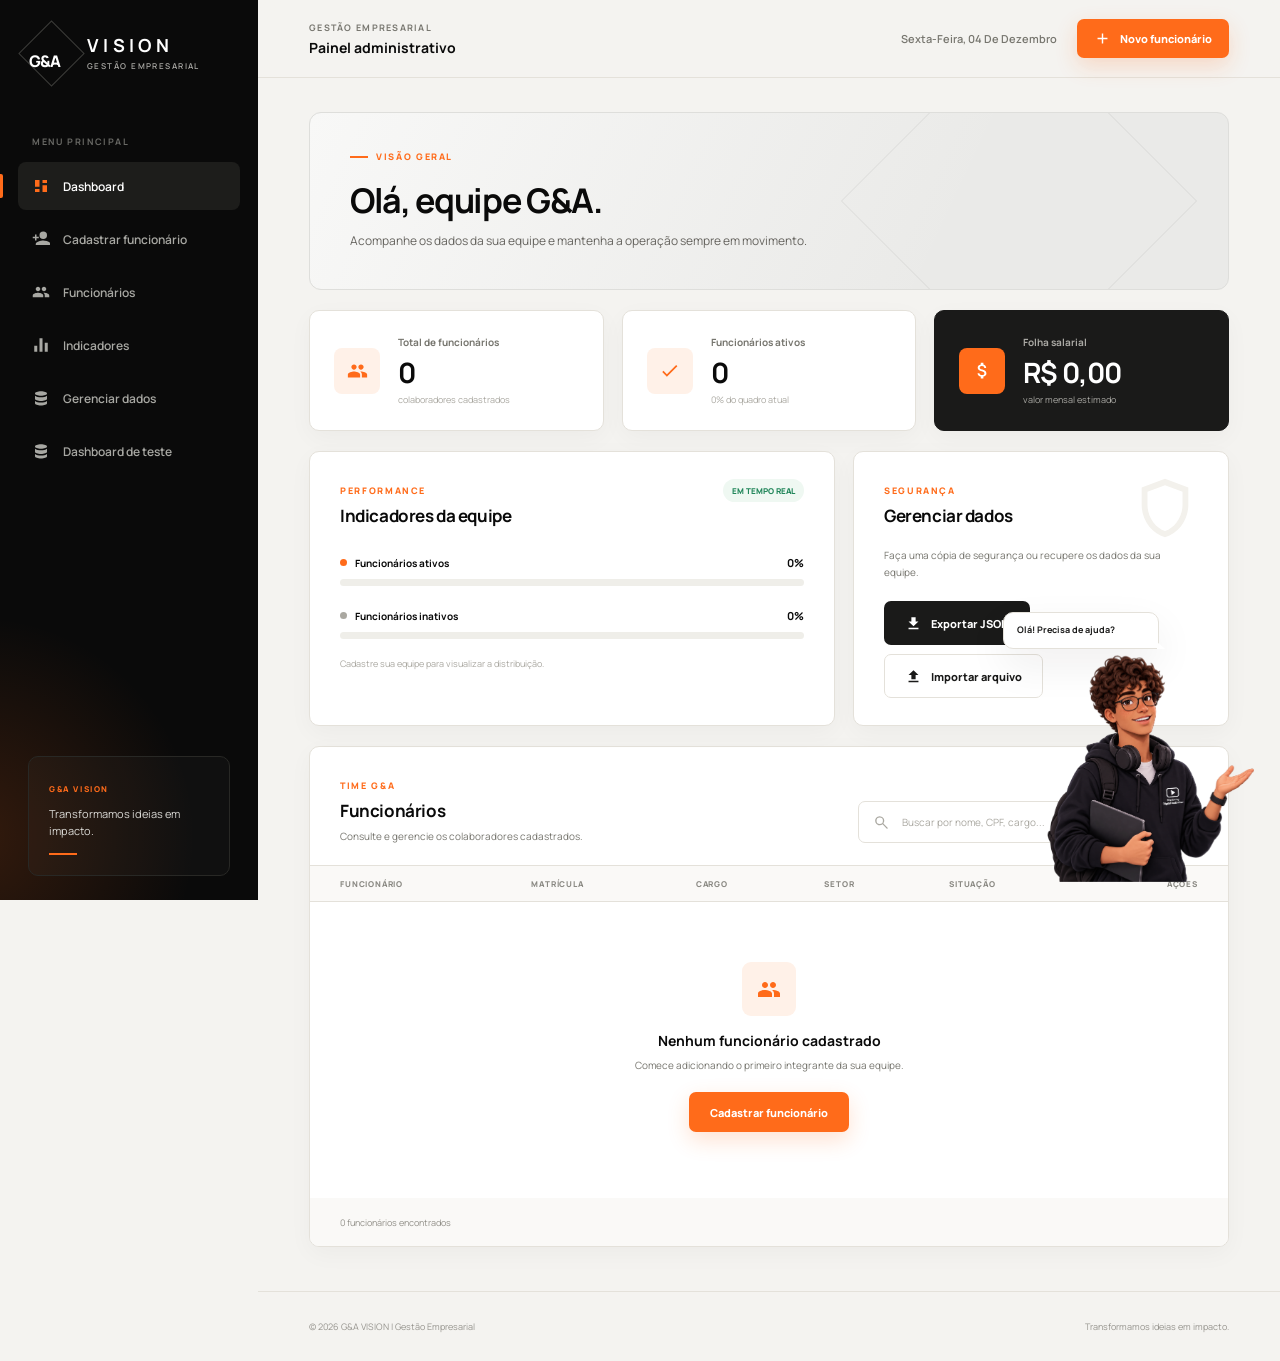
<file: index.html>
<!doctype html>
<html lang="pt-BR">
  <head>
    <meta charset="UTF-8" />
    <meta name="viewport" content="width=device-width, initial-scale=1.0" />
    <meta
      name="description"
      content="G&A VISION | Gestão Empresarial — painel de gestão de colaboradores."
    />
    <title>G&A VISION | Gestão Empresarial</title>
    <link rel="preconnect" href="https://fonts.googleapis.com" />
    <link rel="preconnect" href="https://fonts.gstatic.com" crossorigin />
    <link
      href="https://fonts.googleapis.com/css2?family=Manrope:wght@400;500;600;700;800&display=swap"
      rel="stylesheet"
    />
    <link rel="stylesheet" href="./style.css" />
  </head>
  <body data-page="dashboard">
    <div class="app-shell">
      <aside class="sidebar" id="sidebar" aria-label="Menu principal">
        <a class="brand" href="./index.html" aria-label="G&A Vision - Início">
          <span class="brand-mark" aria-hidden="true">G<span>&</span>A</span>
          <span class="brand-copy">
            <strong>VISION</strong>
            <small>Gestão Empresarial</small>
          </span>
        </a>

        <nav class="side-nav">
          <p class="nav-label">Menu principal</p>
          <a class="nav-item is-active" href="#dashboard" data-nav>
            <svg aria-hidden="true" viewBox="0 0 24 24"><path d="M4 13h6V4H4v9Zm0 7h6v-4H4v4Zm10 0h6v-9h-6v9Zm0-16v4h6V4h-6Z"/></svg>
            <span>Dashboard</span>
          </a>
          <a class="nav-item" href="./cadastro.html">
            <svg aria-hidden="true" viewBox="0 0 24 24"><path d="M15 12a5 5 0 1 0-5-5 5 5 0 0 0 5 5ZM6 9V6H4v3H1v2h3v3h2v-3h3V9H6Zm9 5c-3.34 0-10 1.68-10 5v1h20v-1c0-3.32-6.66-5-10-5Z"/></svg>
            <span>Cadastrar funcionário</span>
          </a>
          <a class="nav-item" href="#funcionarios" data-nav>
            <svg aria-hidden="true" viewBox="0 0 24 24"><path d="M16 11c1.66 0 2.99-1.34 2.99-3S17.66 5 16 5s-3 1.34-3 3 1.34 3 3 3Zm-8 0c1.66 0 2.99-1.34 2.99-3S9.66 5 8 5 5 6.34 5 8s1.34 3 3 3Zm0 2c-2.33 0-7 1.17-7 3.5V19h14v-2.5C15 14.17 10.33 13 8 13Zm8 0c-.29 0-.62.02-.97.05 1.16.84 1.97 1.97 1.97 3.45V19h6v-2.5c0-2.33-4.67-3.5-7-3.5Z"/></svg>
            <span>Funcionários</span>
          </a>
          <a class="nav-item" href="#indicadores" data-nav>
            <svg aria-hidden="true" viewBox="0 0 24 24"><path d="M3 13h4v8H3v-8Zm7-10h4v18h-4V3Zm7 6h4v12h-4V9Z"/></svg>
            <span>Indicadores</span>
          </a>
          <a class="nav-item" href="#dados" data-nav>
            <svg aria-hidden="true" viewBox="0 0 24 24"><path d="M12 3C7.58 3 4 4.34 4 6s3.58 3 8 3 8-1.34 8-3-3.58-3-8-3ZM4 9v4c0 1.66 3.58 3 8 3s8-1.34 8-3V9c-1.72 1.35-4.87 2-8 2s-6.28-.65-8-2Zm0 7v3c0 1.66 3.58 3 8 3s8-1.34 8-3v-3c-1.72 1.35-4.87 2-8 2s-6.28-.65-8-2Z"/></svg>
            <span>Gerenciar dados</span>
          </a>
          <a class="nav-item" href="dashboard.html" data-nav>
            <svg aria-hidden="true" viewBox="0 0 24 24"><path d="M12 3C7.58 3 4 4.34 4 6s3.58 3 8 3 8-1.34 8-3-3.58-3-8-3ZM4 9v4c0 1.66 3.58 3 8 3s8-1.34 8-3V9c-1.72 1.35-4.87 2-8 2s-6.28-.65-8-2Zm0 7v3c0 1.66 3.58 3 8 3s8-1.34 8-3v-3c-1.72 1.35-4.87 2-8 2s-6.28-.65-8-2Z"/></svg>
            <span>Dashboard de teste</span>
          </a>
        </nav>

        <div class="sidebar-note">
          <span class="note-kicker">G&A VISION</span>
          <p>Transformamos ideias em impacto.</p>
          <span class="note-line"></span>
        </div>
      </aside>

      <div class="page-frame">
        <header class="topbar">
          <button class="icon-button menu-button" id="menuButton" type="button" aria-label="Abrir menu" aria-expanded="false">
            <svg aria-hidden="true" viewBox="0 0 24 24"><path d="M3 6h18v2H3V6Zm0 5h18v2H3v-2Zm0 5h18v2H3v-2Z"/></svg>
          </button>
          <div class="topbar-title">
            <span>Gestão Empresarial</span>
            <strong>Painel administrativo</strong>
          </div>
          <div class="topbar-actions">
            <span class="date-chip" id="currentDate"></span>
            <a class="button button-primary button-compact" href="./cadastro.html">
              <svg aria-hidden="true" viewBox="0 0 24 24"><path d="M11 5h2v6h6v2h-6v6h-2v-6H5v-2h6V5Z"/></svg>
              Novo funcionário
            </a>
          </div>
        </header>

        <main>
          <section class="hero-panel section-anchor" id="dashboard">
            <div>
              <span class="eyebrow"><i></i> Visão geral</span>
              <h1>Olá, equipe G&A.</h1>
              <p>Acompanhe os dados da sua equipe e mantenha a operação sempre em movimento.</p>
            </div>
            <div class="hero-monogram" aria-hidden="true">V</div>
          </section>

          <section class="metrics-grid" aria-label="Resumo da equipe">
            <article class="metric-card">
              <div class="metric-icon">
                <svg aria-hidden="true" viewBox="0 0 24 24"><path d="M16 11c1.66 0 3-1.34 3-3s-1.34-3-3-3-3 1.34-3 3 1.34 3 3 3ZM8 11c1.66 0 3-1.34 3-3S9.66 5 8 5 5 6.34 5 8s1.34 3 3 3Zm0 2c-2.33 0-7 1.17-7 3.5V20h14v-3.5C15 14.17 10.33 13 8 13Zm8 0c-.29 0-.62.02-.97.05 1.19.86 1.97 2.02 1.97 3.45V20h6v-3.5c0-2.33-4.67-3.5-7-3.5Z"/></svg>
              </div>
              <div class="metric-copy">
                <span>Total de funcionários</span>
                <strong id="totalEmployees">0</strong>
                <small>colaboradores cadastrados</small>
              </div>
            </article>
            <article class="metric-card">
              <div class="metric-icon">
                <svg aria-hidden="true" viewBox="0 0 24 24"><path d="m9 16.17-3.88-3.88L3.7 13.7 9 19l12-12-1.41-1.41L9 16.17Z"/></svg>
              </div>
              <div class="metric-copy">
                <span>Funcionários ativos</span>
                <strong id="activeEmployees">0</strong>
                <small id="activeSummary">0% do quadro atual</small>
              </div>
            </article>
            <article class="metric-card metric-card-accent">
              <div class="metric-icon">
                <svg aria-hidden="true" viewBox="0 0 24 24"><path d="M11.8 10.9c-2.27-.59-3-1.2-3-2.15 0-1.09 1.01-1.85 2.7-1.85 1.78 0 2.44.85 2.5 2.1h2.21c-.07-1.72-1.12-3.3-3.21-3.81V3h-3v2.16c-1.94.42-3.5 1.68-3.5 3.61 0 2.31 1.91 3.46 4.7 4.13 2.5.6 3 1.48 3 2.41 0 .69-.49 1.79-2.7 1.79-2.06 0-2.87-.92-2.98-2.1H6.32c.12 2.19 1.76 3.42 3.68 3.83V21h3v-2.15c1.95-.37 3.5-1.5 3.5-3.55 0-2.84-2.43-3.81-4.7-4.4Z"/></svg>
              </div>
              <div class="metric-copy">
                <span>Folha salarial</span>
                <strong id="payroll">R$ 2500,00</strong>
                <small>valor mensal estimado</small>
              </div>
            </article>
          </section>

          <div class="dashboard-grid">
            <section class="panel indicator-panel section-anchor" id="indicadores">
              <div class="panel-heading">
                <div>
                  <span class="section-kicker">Performance</span>
                  <h2>Indicadores da equipe</h2>
                </div>
                <span class="status-chip">Em tempo real</span>
              </div>
              <div class="indicator-list">
                <div class="indicator">
                  <div class="indicator-meta">
                    <span><i class="dot dot-active"></i> Funcionários ativos</span>
                    <strong id="activePercent">0%</strong>
                  </div>
                  <div class="progress-track"><span class="progress-active" id="activeBar"></span></div>
                </div>
                <div class="indicator">
                  <div class="indicator-meta">
                    <span><i class="dot dot-inactive"></i> Funcionários inativos</span>
                    <strong id="inactivePercent">0%</strong>
                  </div>
                  <div class="progress-track"><span class="progress-inactive" id="inactiveBar"></span></div>
                </div>
              </div>
              <p class="indicator-footnote" id="indicatorFootnote">Cadastre sua equipe para visualizar a distribuição.</p>
            </section>

            <section class="panel data-panel section-anchor" id="dados">
              <div class="panel-heading">
                <div>
                  <span class="section-kicker">Segurança</span>
                  <h2>Gerenciar dados</h2>
                </div>
                <svg class="panel-watermark" aria-hidden="true" viewBox="0 0 24 24"><path d="M12 2 4 5v6c0 5.05 3.41 9.74 8 11 4.59-1.26 8-5.95 8-11V5l-8-3Zm0 2.18 6 2.25V11c0 3.91-2.52 7.74-6 8.92C8.52 18.74 6 14.91 6 11V6.43l6-2.25Z"/></svg>
              </div>
              <p>Faça uma cópia de segurança ou recupere os dados da sua equipe.</p>
              <div class="data-actions">
                <button class="button button-secondary" id="exportButton" type="button">
                  <svg aria-hidden="true" viewBox="0 0 24 24"><path d="M5 20h14v-2H5v2ZM19 9h-4V3H9v6H5l7 7 7-7Z"/></svg>
                  Exportar JSON
                </button>
                <button class="button button-ghost" id="importButton" type="button">
                  <svg aria-hidden="true" viewBox="0 0 24 24"><path d="M9 16h6v-6h4l-7-7-7 7h4v6Zm-4 2h14v2H5v-2Z"/></svg>
                  Importar arquivo
                </button>
                <input id="importInput" type="file" accept=".json,application/json" hidden />
              </div>
            </section>
          </div>

          <section class="panel employees-panel section-anchor" id="funcionarios">
            <div class="employees-heading">
              <div>
                <span class="section-kicker">Time G&A</span>
                <h2>Funcionários</h2>
                <p>Consulte e gerencie os colaboradores cadastrados.</p>
              </div>
              <label class="search-field">
                <svg aria-hidden="true" viewBox="0 0 24 24"><path d="M9.5 3a6.5 6.5 0 1 0 3.98 11.64L19.85 21 21 19.85l-6.36-6.37A6.5 6.5 0 0 0 9.5 3Zm0 2a4.5 4.5 0 1 1 0 9 4.5 4.5 0 0 1 0-9Z"/></svg>
                <span class="sr-only">Pesquisar funcionários</span>
                <input id="searchInput" type="search" placeholder="Buscar por nome, CPF, cargo..." autocomplete="off" />
              </label>
            </div>

            <div class="table-wrap">
              <table>
                <thead>
                  <tr>
                    <th>Funcionário</th>
                    <th>Matrícula</th>
                    <th>Cargo</th>
                    <th>Setor</th>
                    <th>Situação</th>
                    <th class="actions-column">Ações</th>
                  </tr>
                </thead>
                <tbody id="employeesTableBody"></tbody>
              </table>
              <div class="empty-state" id="emptyState">
                <div class="empty-icon">
                  <svg aria-hidden="true" viewBox="0 0 24 24"><path d="M16 11c1.66 0 3-1.34 3-3s-1.34-3-3-3-3 1.34-3 3 1.34 3 3 3ZM8 11c1.66 0 3-1.34 3-3S9.66 5 8 5 5 6.34 5 8s1.34 3 3 3Zm0 2c-2.33 0-7 1.17-7 3.5V20h14v-3.5C15 14.17 10.33 13 8 13Zm8 0c-.29 0-.62.02-.97.05 1.19.86 1.97 2.02 1.97 3.45V20h6v-3.5c0-2.33-4.67-3.5-7-3.5Z"/></svg>
                </div>
                <h3>Nenhum funcionário cadastrado</h3>
                <p>Comece adicionando o primeiro integrante da sua equipe.</p>
                <a class="button button-primary" href="./cadastro.html">Cadastrar funcionário</a>
              </div>
            </div>
            <div class="table-footer">
              <span id="tableCount">0 funcionários</span>
            </div>
          </section>
        </main>

        <footer>
          <span>© <span id="currentYear"></span> G&A VISION | Gestão Empresarial</span>
          <span>Transformamos ideias em impacto.</span>
        </footer>
      </div>
    </div>

    <div class="sidebar-overlay" id="sidebarOverlay"></div>

    <aside class="ana-guide" id="anaGuide" aria-label="Caio, assistente virtual">
      <div class="ana-panel" id="anaPanel" hidden>
        <div class="ana-panel-header">
          <div>
            <span class="ana-online"></span>
            <p><strong>Caio</strong><small>Guia da G&A VISION</small></p>
          </div>
          <button class="ana-close" id="anaClose" type="button" aria-label="Fechar orientação">
            <svg aria-hidden="true" viewBox="0 0 24 24"><path d="m18.3 5.71-1.41-1.42L12 9.17 7.11 4.29 5.7 5.71 10.59 10.59 5.7 15.48l1.41 1.41L12 12l4.89 4.89 1.41-1.41-4.89-4.89 4.89-4.88Z"/></svg>
          </button>
        </div>
        <div class="ana-panel-body">
          <span class="ana-kicker">Como posso ajudar?</span>
          <p id="anaMessage">Olá! Eu sou o Caio. Posso guiar você pelas principais áreas do sistema.</p>
          <nav class="ana-shortcuts" aria-label="Atalhos sugeridos pelo Caio">
            <a href="./cadastro.html">
              <svg aria-hidden="true" viewBox="0 0 24 24"><path d="M11 5h2v6h6v2h-6v6h-2v-6H5v-2h6V5Z"/></svg>
              Cadastrar funcionário
            </a>
            <a href="#funcionarios" data-ana-link>Consultar equipe</a>
            <a href="#dados" data-ana-link>Importar ou exportar dados</a>
          </nav>
        </div>
      </div>
      <button class="ana-character" id="anaToggle" type="button" aria-label="Conversar com Caio" aria-expanded="false">
        <span class="ana-speech" id="anaSpeech">Olá! Precisa de ajuda?</span>
        <span class="ana-portrait">
          <img src="caio.png" alt="Caio, guia virtual da G&A VISION" />
        </span>
      </button>
    </aside>

    <div class="modal-backdrop" id="deleteModal" role="dialog" aria-modal="true" aria-labelledby="deleteTitle" hidden>
      <div class="modal">
        <div class="modal-icon">
          <svg aria-hidden="true" viewBox="0 0 24 24"><path d="M7 21h10a2 2 0 0 0 2-2V7h-2v12H7V7H5v12a2 2 0 0 0 2 2Zm3-12h2v8h-2V9Zm4 0h2v8h-2V9Zm2.5-5-1-1h-7l-1 1H5v2h14V4h-2.5Z"/></svg>
        </div>
        <h2 id="deleteTitle">Excluir funcionário?</h2>
        <p>Você está prestes a remover <strong id="deleteEmployeeName"></strong>. Esta ação não poderá ser desfeita.</p>
        <div class="modal-actions">
          <button class="button button-ghost" id="cancelDelete" type="button">Cancelar</button>
          <button class="button button-danger" id="confirmDelete" type="button">Sim, excluir</button>
        </div>
      </div>
    </div>

    <div class="toast" id="toast" role="status" aria-live="polite"></div>
    <script type="module" src="./script.js"></script>
  </body>
</html>
</file>
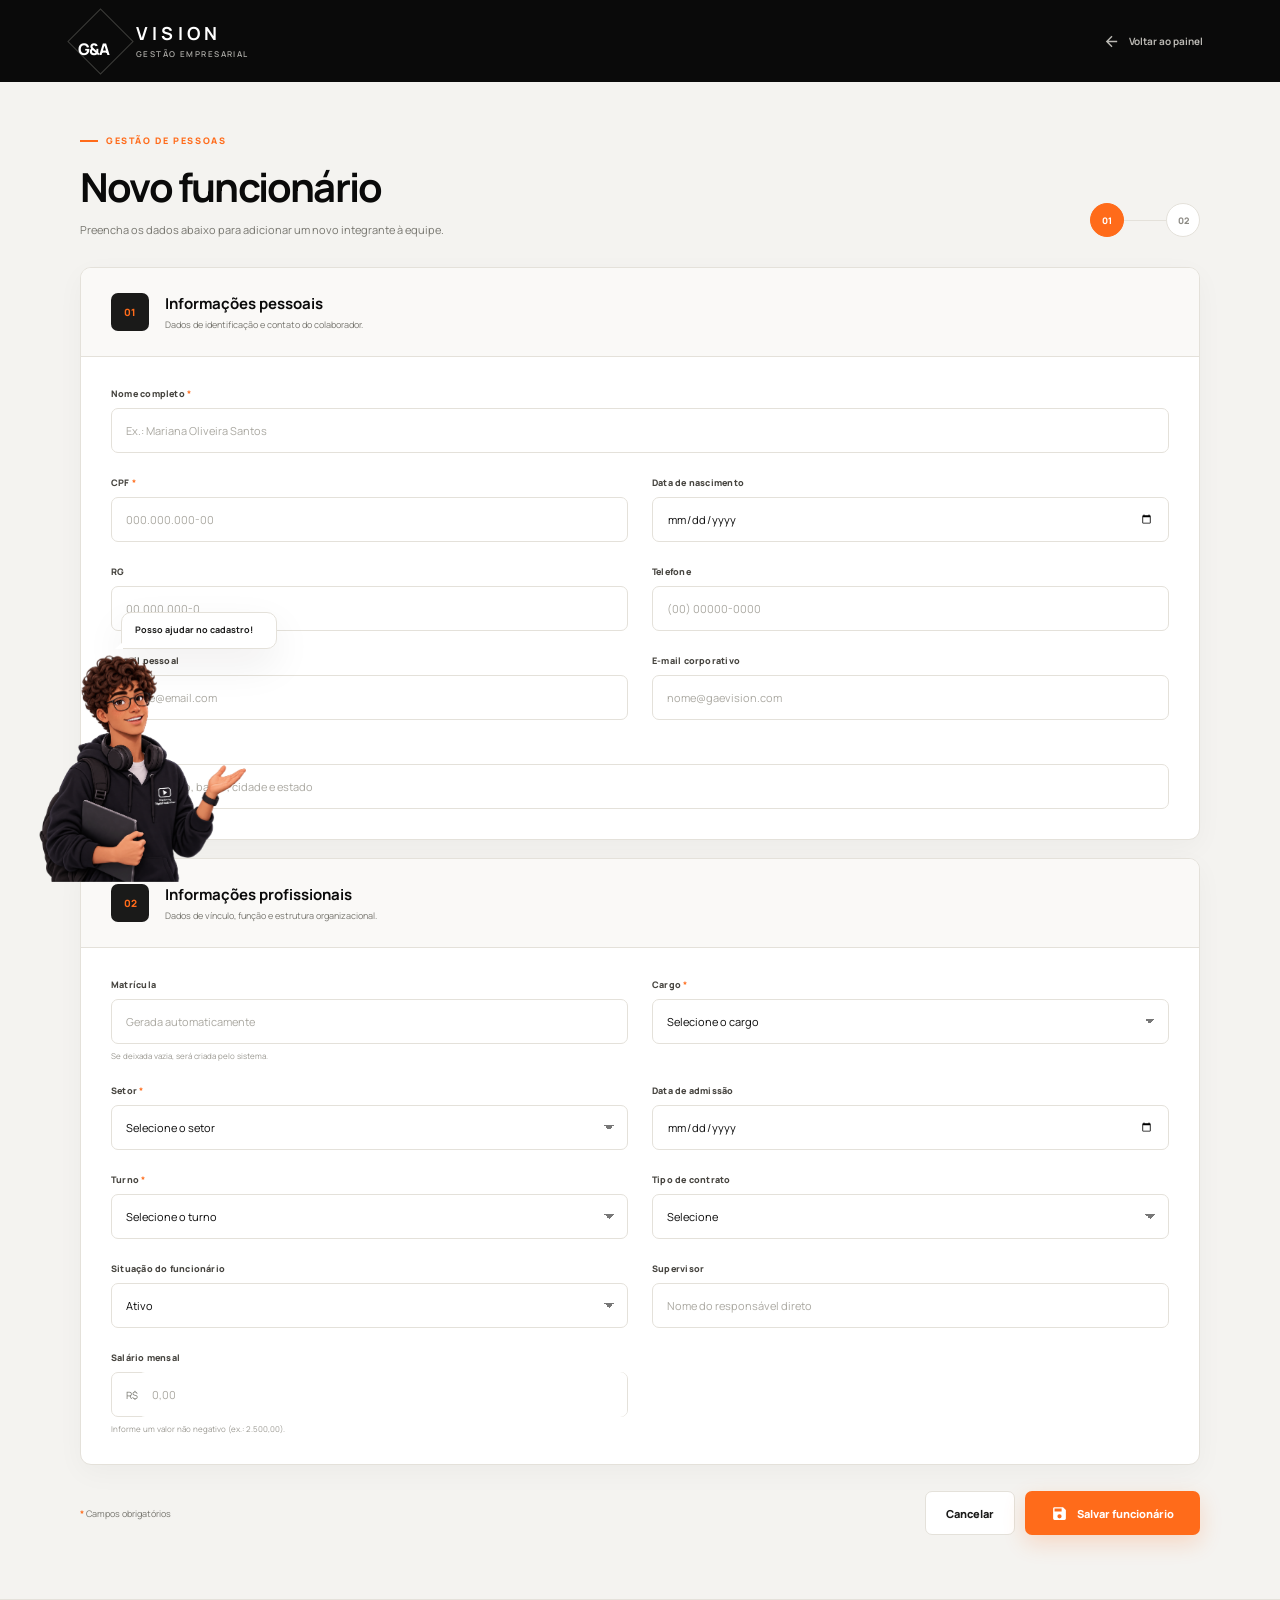
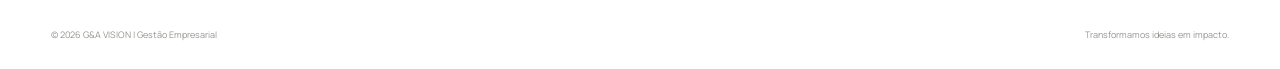
<file: cadastro.html>
<!doctype html>
<html lang="pt-BR">
  <head>
    <meta charset="UTF-8" />
    <meta name="viewport" content="width=device-width, initial-scale=1.0" />
    <meta name="description" content="Cadastro de funcionários — G&A VISION Gestão Empresarial." />
    <title>Cadastro de funcionário | G&A VISION</title>
    <link rel="preconnect" href="https://fonts.googleapis.com" />
    <link rel="preconnect" href="https://fonts.gstatic.com" crossorigin />
    <link
      href="https://fonts.googleapis.com/css2?family=Manrope:wght@400;500;600;700;800&display=swap"
      rel="stylesheet"
    />
    <link rel="stylesheet" href="./style.css" />
  </head>
  <body data-page="form">
    <header class="form-topbar">
      <a class="brand brand-horizontal" href="./index.html" aria-label="G&A Vision - Início">
        <span class="brand-mark" aria-hidden="true">G<span>&</span>A</span>
        <span class="brand-copy">
          <strong>VISION</strong>
          <small>Gestão Empresarial</small>
        </span>
      </a>
      <a class="back-link" href="./index.html">
        <svg aria-hidden="true" viewBox="0 0 24 24"><path d="m20 11H7.83l5.59-5.59L12 4l-8 8 8 8 1.42-1.41L7.83 13H20v-2Z"/></svg>
        Voltar ao painel
      </a>
    </header>

    <main class="form-page">
      <section class="form-intro">
        <div>
          <span class="eyebrow"><i></i> Gestão de pessoas</span>
          <h1 id="formPageTitle">Novo funcionário</h1>
          <p id="formPageDescription">Preencha os dados abaixo para adicionar um novo integrante à equipe.</p>
        </div>
        <div class="step-indicator" aria-label="Formulário dividido em duas seções">
          <span class="step is-active">01</span>
          <i></i>
          <span class="step">02</span>
        </div>
      </section>

      <form id="employeeForm" novalidate>
        <section class="form-section">
          <div class="form-section-heading">
            <span class="section-number">01</span>
            <div>
              <h2>Informações pessoais</h2>
              <p>Dados de identificação e contato do colaborador.</p>
            </div>
          </div>
          <div class="form-grid">
            <label class="field field-span-2">
              <span>Nome completo <b>*</b></span>
              <input type="text" name="name" placeholder="Ex.: Mariana Oliveira Santos" autocomplete="name" required />
              <small class="field-error"></small>
            </label>
            <label class="field">
              <span>CPF <b>*</b></span>
              <input type="text" name="cpf" placeholder="000.000.000-00" inputmode="numeric" maxlength="14" required />
              <small class="field-error"></small>
            </label>
            <label class="field">
              <span>Data de nascimento</span>
              <input type="date" name="birthDate" />
              <small class="field-error"></small>
            </label>
            <label class="field">
              <span>RG</span>
              <input type="text" name="rg" placeholder="00.000.000-0" />
              <small class="field-error"></small>
            </label>
            <label class="field">
              <span>Telefone</span>
              <input type="tel" name="phone" placeholder="(00) 00000-0000" inputmode="tel" maxlength="15" autocomplete="tel" />
              <small class="field-error"></small>
            </label>
            <label class="field">
              <span>E-mail pessoal</span>
              <input type="email" name="personalEmail" placeholder="nome@email.com" autocomplete="email" />
              <small class="field-error"></small>
            </label>
            <label class="field">
              <span>E-mail corporativo</span>
              <input type="email" name="corporateEmail" placeholder="nome@gaevision.com" />
              <small class="field-error"></small>
            </label>
            <label class="field field-span-2">
              <span>Endereço</span>
              <input type="text" name="address" placeholder="Rua, número, bairro, cidade e estado" autocomplete="street-address" />
              <small class="field-error"></small>
            </label>
          </div>
        </section>

        <section class="form-section">
          <div class="form-section-heading">
            <span class="section-number">02</span>
            <div>
              <h2>Informações profissionais</h2>
              <p>Dados de vínculo, função e estrutura organizacional.</p>
            </div>
          </div>
          <div class="form-grid">
            <label class="field">
              <span>Matrícula</span>
              <input type="text" name="registration" placeholder="Gerada automaticamente" />
              <small class="field-hint">Se deixada vazia, será criada pelo sistema.</small>
              <small class="field-error"></small>
            </label>
            <label class="field">
              <span>Cargo <b>*</b></span>
              <select name="role" required>
                <option value="">Selecione o cargo</option>
                <option>Atendimento</option>
                <option>Designer gráfico</option>
                <option>Editor de vídeo</option>
                <option>Gestor de tráfego</option>
                <option>Produtor audiovisual</option>
                <option>Social media</option>
              </select>
              <small class="field-error"></small>
            </label>
            <label class="field">
              <span>Setor <b>*</b></span>
              <select name="department" required>
                <option value="">Selecione o setor</option>
                <option>Administrativo</option>
                <option>Atendimento</option>
                <option>Comercial</option>
                <option>Criação</option>
                <option>Marketing</option>
                <option>Mídia e Performance</option>
                <option>Produção Audiovisual</option>
                <option>Tecnologia</option>
              </select>
              <small class="field-error"></small>
            </label>
            <label class="field">
              <span>Data de admissão</span>
              <input type="date" name="admissionDate" />
              <small class="field-error"></small>
            </label>
            <label class="field">
              <span>Turno <b>*</b></span>
              <select name="shift" required>
                <option value="">Selecione o turno</option>
                <option>Manhã</option>
                <option>Tarde</option>
                <option>Noite</option>
              </select>
              <small class="field-error"></small>
            </label>
            <label class="field">
              <span>Tipo de contrato</span>
              <select name="contractType">
                <option value="">Selecione</option>
                <option>CLT</option>
                <option>Pessoa Jurídica (PJ)</option>
                <option>Estágio</option>
                <option>Temporário</option>
                <option>Freelancer</option>
              </select>
              <small class="field-error"></small>
            </label>
            <label class="field">
              <span>Situação do funcionário</span>
              <select name="status">
                <option value="Ativo">Ativo</option>
                <option value="Inativo">Inativo</option>
              </select>
              <small class="field-error"></small>
            </label>
            <label class="field">
              <span>Supervisor</span>
              <input type="text" name="supervisor" placeholder="Nome do responsável direto" />
              <small class="field-error"></small>
            </label>
            <label class="field">
              <span>Salário mensal</span>
              <div class="input-prefix">
                <span>R$</span>
                <input type="text" name="salary" placeholder="0,00" inputmode="decimal" autocomplete="off" />
              </div>
              <small class="field-hint">Informe um valor não negativo (ex.: 2.500,00).</small>
              <small class="field-error"></small>
            </label>
          </div>
        </section>

        <div class="form-actions">
          <p><b>*</b> Campos obrigatórios</p>
          <div>
            <a class="button button-ghost" href="./index.html">Cancelar</a>
            <button class="button button-primary button-submit" type="submit">
              <svg aria-hidden="true" viewBox="0 0 24 24"><path d="M17 3H5a2 2 0 0 0-2 2v14a2 2 0 0 0 2 2h14a2 2 0 0 0 2-2V7l-4-4Zm-5 16a3 3 0 1 1 0-6 3 3 0 0 1 0 6Zm3-10H5V5h10v4Z"/></svg>
              <span id="submitLabel">Salvar funcionário</span>
            </button>
          </div>
        </div>
      </form>
    </main>

    <footer class="form-footer">
      <span>© <span id="currentYear"></span> G&A VISION | Gestão Empresarial</span>
      <span>Transformamos ideias em impacto.</span>
    </footer>
    <aside class="ana-guide" id="anaGuide" aria-label="Caio, assistente virtual">
      <div class="ana-panel" id="anaPanel" hidden>
        <div class="ana-panel-header">
          <div>
            <span class="ana-online"></span>
            <p><strong>Caio</strong><small>Guia da G&A VISION</small></p>
          </div>
          <button class="ana-close" id="anaClose" type="button" aria-label="Fechar orientação">
            <svg aria-hidden="true" viewBox="0 0 24 24"><path d="m18.3 5.71-1.41-1.42L12 9.17 7.11 4.29 5.7 5.71 10.59 10.59 5.7 15.48l1.41 1.41L12 12l4.89 4.89 1.41-1.41-4.89-4.89 4.89-4.88Z"/></svg>
          </button>
        </div>
        <div class="ana-panel-body">
          <span class="ana-kicker">Dica do Caio</span>
          <p id="anaMessage">Vamos cadastrar um novo talento? Comece pelos campos marcados com asterisco.</p>
          <div class="ana-progress-label"><span>Preenchimento obrigatório</span><strong id="anaProgressValue">0%</strong></div>
          <div class="ana-progress"><span id="anaProgressBar"></span></div>
          <a class="ana-back-link" href="./index.html">Voltar ao painel</a>
        </div>
      </div>
      <button class="ana-character" id="anaToggle" type="button" aria-label="Conversar com Caio" aria-expanded="false">
        <span class="ana-speech" id="anaSpeech">Posso ajudar no cadastro!</span>
        <span class="ana-portrait">
          <img src="caio.png" alt="Caio, guia virtual da G&A VISION" />
        </span>
      </button>
    </aside>
    <div class="toast" id="toast" role="status" aria-live="polite"></div>
    <script type="module" src="./script.js"></script>
  </body>
</html>
</file>
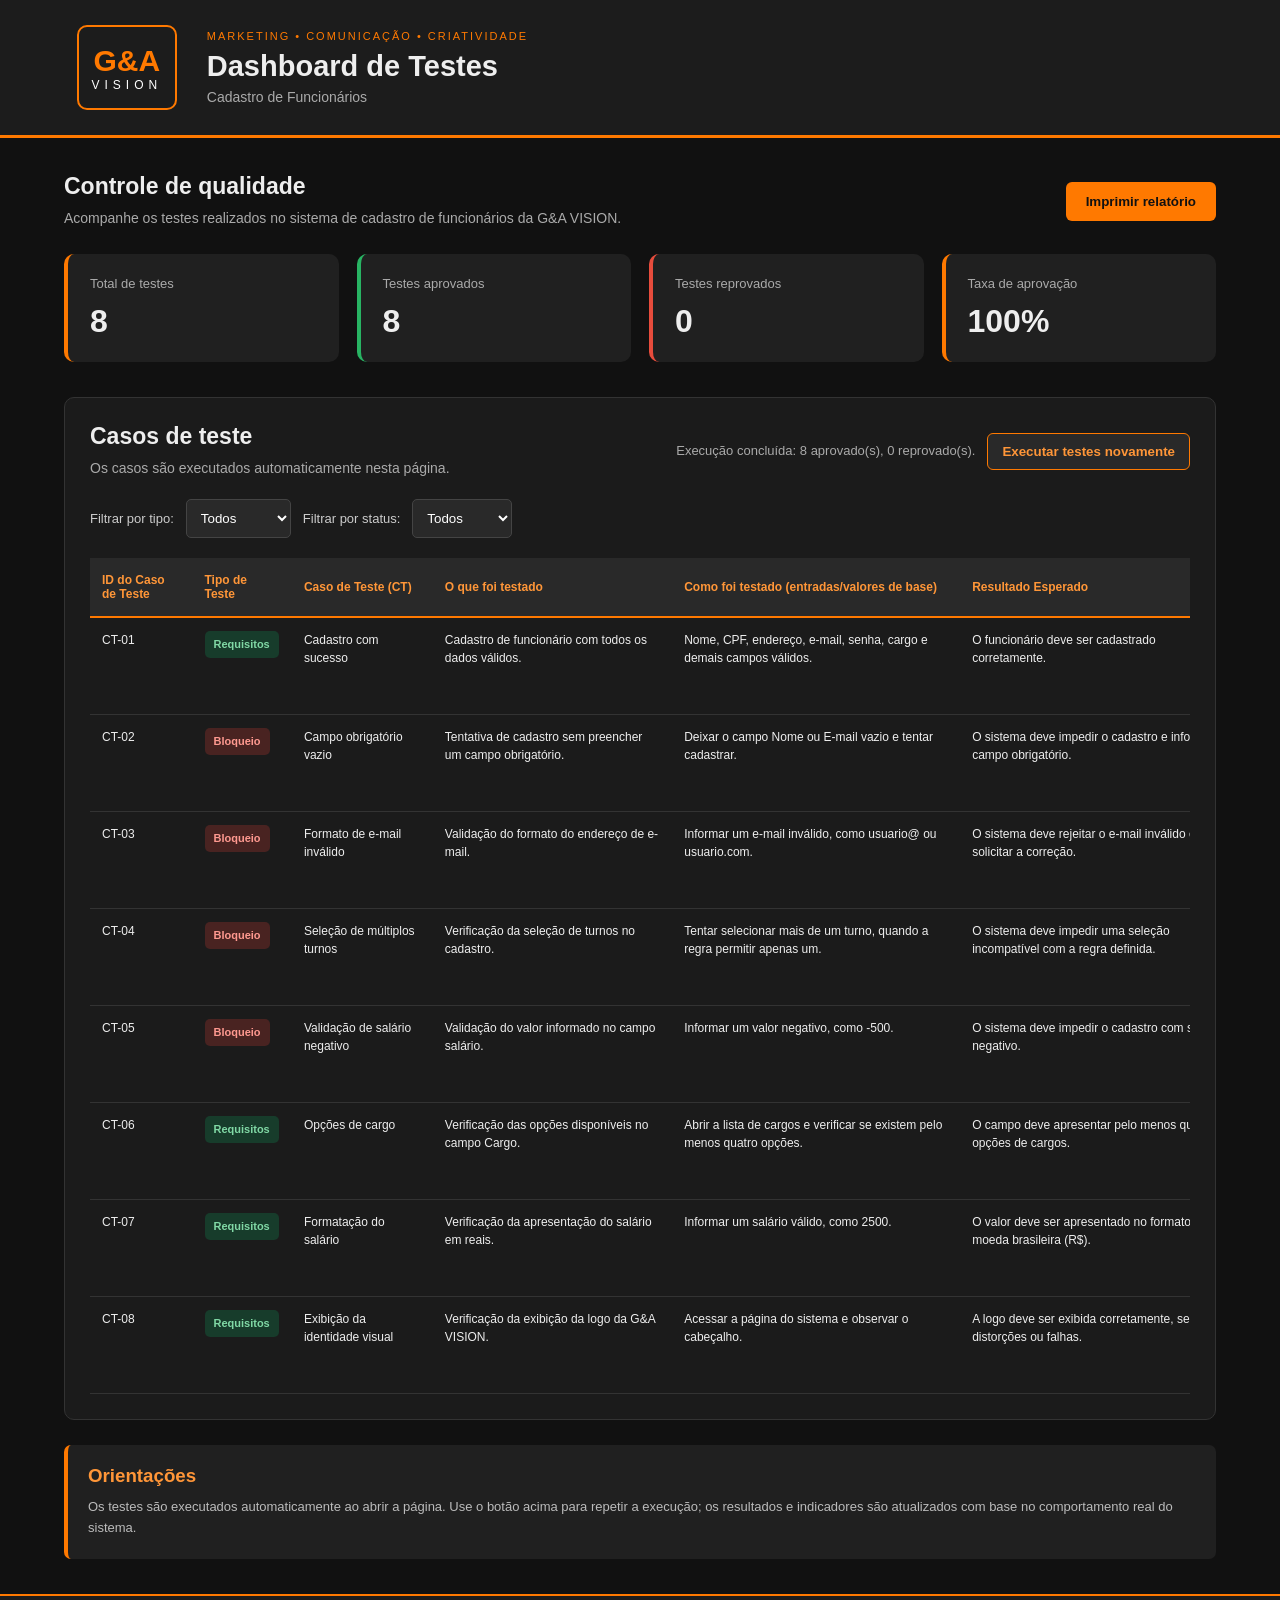
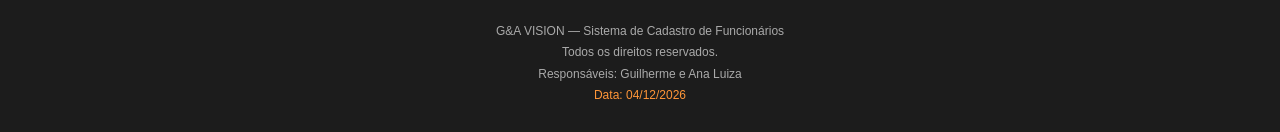
<file: dashboard.html>
<!DOCTYPE html>
<html lang="pt-BR">
<head>
    <meta charset="UTF-8">
    <meta name="viewport" content="width=device-width, initial-scale=1.0">
    <meta name="description" content="Dashboard de testes do sistema G&A VISION">
    <title>Dashboard de Testes | G&A ISION</title>
    <link rel="stylesheet" href="dashboard.css">
    <script src="dashboard.js" defer></script>
</head>
<body>

    <header class="topo">
        <div class="logo">
            <span>G&A</span>
            <small>VISION</small>
        </div>

        <div class="identificacao">
            <p>MARKETING • COMUNICAÇÃO • CRIATIVIDADE</p>
            <h1>Dashboard de Testes</h1>
            <span>Cadastro de Funcionários</span>
        </div>
    </header>

    <main class="container">

        <section class="introducao">
            <div>
                <h2>Controle de qualidade</h2>
                <p>
                    Acompanhe os testes realizados no sistema de cadastro
                    de funcionários da G&A VISION.
                </p>
            </div>

            <button class="botao-imprimir" onclick="window.print()">
                Imprimir relatório
            </button>
        </section>

        <section class="resumo">
            <article class="card-resumo">
                <span>Total de testes</span>
                <strong id="totalTestes">8</strong>
            </article>

            <article class="card-resumo passou">
                <span>Testes aprovados</span>
                <strong id="totalPassou">0</strong>
            </article>

            <article class="card-resumo falhou">
                <span>Testes reprovados</span>
                <strong id="totalFalhou">0</strong>
            </article>

            <article class="card-resumo percentual">
                <span>Taxa de aprovação</span>
                <strong id="percentual">0%</strong>
            </article>
        </section>

        <section class="area-testes">
            <div class="titulo-tabela">
                <div>
                    <h2>Casos de teste</h2>
                    <p>Os casos são executados automaticamente nesta página.</p>
                </div>
                <div class="acoes-testes">
                    <p id="estadoExecucao" aria-live="polite">Preparando testes...</p>
                    <button class="botao-executar" id="executarTestes" type="button">
                        Executar testes novamente
                    </button>
                </div>
            </div>

            <div class="filtros">
                <label for="filtroTipo">Filtrar por tipo:</label>
                <select id="filtroTipo">
                    <option value="todos">Todos</option>
                    <option value="Requisitos">Requisitos</option>
                    <option value="Bloqueio">Bloqueio</option>
                </select>

                <label for="filtroStatus">Filtrar por status:</label>
                <select id="filtroStatus">
                    <option value="todos">Todos</option>
                    <option value="PENDENTE">Pendente</option>
                    <option value="PASSOU">Passou</option>
                    <option value="FALHOU">Falhou</option>
                </select>
            </div>

            <div class="tabela-container">
                <table>
                    <thead>
                        <tr>
                            <th>ID do Caso de Teste</th>
                            <th>Tipo de Teste</th>
                            <th>Caso de Teste (CT)</th>
                            <th>O que foi testado</th>
                            <th>Como foi testado (entradas/valores de base)</th>
                            <th>Resultado Esperado</th>
                            <th>Resultado Obtido</th>
                            <th>Status do Teste</th>
                        </tr>
                    </thead>

                    <tbody id="corpoTabela">

                        <tr data-tipo="Requisitos">
                            <td>CT-01</td>
                            <td><span class="tipo requisito">Requisitos</span></td>
                            <td>Cadastro com sucesso</td>
                            <td>Cadastro de funcionário com todos os dados válidos.</td>
                            <td>Nome, CPF, endereço, e-mail, senha, cargo e demais campos válidos.</td>
                            <td>O funcionário deve ser cadastrado corretamente.</td>
                            <td><textarea class="resultado" placeholder="Aguardando execução..." readonly></textarea></td>
                            <td>
                                <select class="status pendente" disabled aria-label="Status do teste">
                                    <option value="PENDENTE">Pendente</option>
                                    <option value="PASSOU">PASSOU</option>
                                    <option value="FALHOU">FALHOU</option>
                                </select>
                            </td>
                        </tr>

                        <tr data-tipo="Bloqueio">
                            <td>CT-02</td>
                            <td><span class="tipo bloqueio">Bloqueio</span></td>
                            <td>Campo obrigatório vazio</td>
                            <td>Tentativa de cadastro sem preencher um campo obrigatório.</td>
                            <td>Deixar o campo Nome ou E-mail vazio e tentar cadastrar.</td>
                            <td>O sistema deve impedir o cadastro e informar o campo obrigatório.</td>
                            <td><textarea class="resultado" placeholder="Aguardando execução..." readonly></textarea></td>
                            <td>
                                <select class="status pendente" disabled aria-label="Status do teste">
                                    <option value="PENDENTE">Pendente</option>
                                    <option value="PASSOU">PASSOU</option>
                                    <option value="FALHOU">FALHOU</option>
                                </select>
                            </td>
                        </tr>

                        <tr data-tipo="Bloqueio">
                            <td>CT-03</td>
                            <td><span class="tipo bloqueio">Bloqueio</span></td>
                            <td>Formato de e-mail inválido</td>
                            <td>Validação do formato do endereço de e-mail.</td>
                            <td>Informar um e-mail inválido, como usuario@ ou usuario.com.</td>
                            <td>O sistema deve rejeitar o e-mail inválido e solicitar a correção.</td>
                            <td><textarea class="resultado" placeholder="Aguardando execução..." readonly></textarea></td>
                            <td>
                                <select class="status pendente" disabled aria-label="Status do teste">
                                    <option value="PENDENTE">Pendente</option>
                                    <option value="PASSOU">PASSOU</option>
                                    <option value="FALHOU">FALHOU</option>
                                </select>
                            </td>
                        </tr>

                        <tr data-tipo="Bloqueio">
                            <td>CT-04</td>
                            <td><span class="tipo bloqueio">Bloqueio</span></td>
                            <td>Seleção de múltiplos turnos</td>
                            <td>Verificação da seleção de turnos no cadastro.</td>
                            <td>Tentar selecionar mais de um turno, quando a regra permitir apenas um.</td>
                            <td>O sistema deve impedir uma seleção incompatível com a regra definida.</td>
                            <td><textarea class="resultado" placeholder="Aguardando execução..." readonly></textarea></td>
                            <td>
                                <select class="status pendente" disabled aria-label="Status do teste">
                                    <option value="PENDENTE">Pendente</option>
                                    <option value="PASSOU">PASSOU</option>
                                    <option value="FALHOU">FALHOU</option>
                                </select>
                            </td>
                        </tr>

                        <tr data-tipo="Bloqueio">
                            <td>CT-05</td>
                            <td><span class="tipo bloqueio">Bloqueio</span></td>
                            <td>Validação de salário negativo</td>
                            <td>Validação do valor informado no campo salário.</td>
                            <td>Informar um valor negativo, como -500.</td>
                            <td>O sistema deve impedir o cadastro com salário negativo.</td>
                            <td><textarea class="resultado" placeholder="Aguardando execução..." readonly></textarea></td>
                            <td>
                                <select class="status pendente" disabled aria-label="Status do teste">
                                    <option value="PENDENTE">Pendente</option>
                                    <option value="PASSOU">PASSOU</option>
                                    <option value="FALHOU">FALHOU</option>
                                </select>
                            </td>
                        </tr>

                        <tr data-tipo="Requisitos">
                            <td>CT-06</td>
                            <td><span class="tipo requisito">Requisitos</span></td>
                            <td>Opções de cargo</td>
                            <td>Verificação das opções disponíveis no campo Cargo.</td>
                            <td>Abrir a lista de cargos e verificar se existem pelo menos quatro opções.</td>
                            <td>O campo deve apresentar pelo menos quatro opções de cargos.</td>
                            <td><textarea class="resultado" placeholder="Aguardando execução..." readonly></textarea></td>
                            <td>
                                <select class="status pendente" disabled aria-label="Status do teste">
                                    <option value="PENDENTE">Pendente</option>
                                    <option value="PASSOU">PASSOU</option>
                                    <option value="FALHOU">FALHOU</option>
                                </select>
                            </td>
                        </tr>

                        <tr data-tipo="Requisitos">
                            <td>CT-07</td>
                            <td><span class="tipo requisito">Requisitos</span></td>
                            <td>Formatação do salário</td>
                            <td>Verificação da apresentação do salário em reais.</td>
                            <td>Informar um salário válido, como 2500.</td>
                            <td>O valor deve ser apresentado no formato de moeda brasileira (R$).</td>
                            <td><textarea class="resultado" placeholder="Aguardando execução..." readonly></textarea></td>
                            <td>
                                <select class="status pendente" disabled aria-label="Status do teste">
                                    <option value="PENDENTE">Pendente</option>
                                    <option value="PASSOU">PASSOU</option>
                                    <option value="FALHOU">FALHOU</option>
                                </select>
                            </td>
                        </tr>

                        <tr data-tipo="Requisitos">
                            <td>CT-08</td>
                            <td><span class="tipo requisito">Requisitos</span></td>
                            <td>Exibição da identidade visual</td>
                            <td>Verificação da exibição da logo da G&A VISION.</td>
                            <td>Acessar a página do sistema e observar o cabeçalho.</td>
                            <td>A logo deve ser exibida corretamente, sem distorções ou falhas.</td>
                            <td><textarea class="resultado" placeholder="Aguardando execução..." readonly></textarea></td>
                            <td>
                                <select class="status pendente" disabled aria-label="Status do teste">
                                    <option value="PENDENTE">Pendente</option>
                                    <option value="PASSOU">PASSOU</option>
                                    <option value="FALHOU">FALHOU</option>
                                </select>
                            </td>
                        </tr>

                    </tbody>
                </table>
            </div>
        </section>

        <section class="observacao">
            <h3>Orientações</h3>
            <p>
                Os testes são executados automaticamente ao abrir a página. Use o botão
                acima para repetir a execução; os resultados e indicadores são atualizados
                com base no comportamento real do sistema.
            </p>
        </section>

    </main>

    <footer>
        <p>G&A VISION — Sistema de Cadastro de Funcionários</p>
        <p>Todos os direitos reservados.</p>
        <p>Responsáveis: Guilherme e Ana Luiza</p>
        <span id="dataAtual"></span>
    </footer>

</body>
</html>
</file>
<file: style.css>
@import url('https://fonts.googleapis.com/css2?family=Manrope:wght@400;500;600;700;800&display=swap');

:root {
  --black: #0a0a0a;
  --black-soft: #111110;
  --graphite: #1a1a19;
  --graphite-2: #262624;
  --orange: #ff6b1a;
  --orange-dark: #dc4e00;
  --orange-soft: #fff1e8;
  --white: #ffffff;
  --canvas: #f4f3f0;
  --line: #e4e1da;
  --muted: #77766f;
  --success: #21865a;
  --danger: #c43b31;
  --sidebar-width: 258px;
  --shadow: 0 16px 42px rgba(22, 20, 16, 0.07);
}

* {
  box-sizing: border-box;
}

html {
  scroll-behavior: smooth;
}

body {
  margin: 0;
  min-width: 320px;
  background: var(--canvas);
  color: var(--black);
  font-family: 'Manrope', sans-serif;
  font-size: 14px;
  -webkit-font-smoothing: antialiased;
}

button,
input,
select {
  font: inherit;
}

button,
a {
  -webkit-tap-highlight-color: transparent;
}

a {
  color: inherit;
  text-decoration: none;
}

svg {
  display: block;
  fill: currentColor;
}

.sr-only {
  position: absolute;
  width: 1px;
  height: 1px;
  padding: 0;
  margin: -1px;
  overflow: hidden;
  clip: rect(0, 0, 0, 0);
  white-space: nowrap;
  border: 0;
}

.app-shell {
  min-height: 100vh;
}

.sidebar {
  position: fixed;
  z-index: 50;
  inset: 0 auto 0 0;
  width: var(--sidebar-width);
  padding: 30px 18px 24px;
  background:
    radial-gradient(circle at -10% 93%, rgba(255, 107, 26, 0.17), transparent 25%),
    var(--black);
  color: var(--white);
  display: flex;
  flex-direction: column;
}

.brand {
  display: flex;
  align-items: center;
  gap: 12px;
  padding: 0 10px;
}

.brand-mark {
  width: 47px;
  height: 47px;
  display: grid;
  place-items: center;
  border: 1px solid #3b3b38;
  color: var(--white);
  font-size: 17px;
  font-weight: 800;
  letter-spacing: -1px;
  transform: rotate(45deg);
}

.brand-mark > span {
  color: var(--orange);
}

.brand-mark {
  line-height: 1;
}

.brand-mark::first-line {
  transform: rotate(-45deg);
}

.brand-mark {
  text-indent: 0;
}

.brand-mark > * {
  transform: rotate(-45deg);
}

.brand-mark {
  font-size: 0;
}

.brand-mark::after {
  content: 'G&A';
  color: var(--white);
  font-size: 16px;
  font-weight: 800;
  transform: rotate(-45deg);
}

.brand-copy {
  display: flex;
  flex-direction: column;
  line-height: 1.1;
}

.brand-copy strong {
  font-size: 18px;
  letter-spacing: 0.24em;
}

.brand-copy small {
  margin-top: 6px;
  color: #aaa9a5;
  font-size: 8px;
  font-weight: 600;
  letter-spacing: 0.18em;
  text-transform: uppercase;
}

.side-nav {
  margin-top: 58px;
}

.nav-label {
  margin: 0 14px 14px;
  color: #696965;
  font-size: 9px;
  font-weight: 700;
  letter-spacing: 0.18em;
  text-transform: uppercase;
}

.nav-item {
  position: relative;
  min-height: 48px;
  margin: 5px 0;
  padding: 0 14px;
  border-radius: 8px;
  color: #a8a8a3;
  display: flex;
  align-items: center;
  gap: 13px;
  font-size: 12px;
  font-weight: 600;
  transition: 180ms ease;
}

.nav-item svg {
  width: 18px;
  height: 18px;
}

.nav-item:hover,
.nav-item.is-active {
  background: #1d1d1b;
  color: var(--white);
}

.nav-item.is-active::before {
  position: absolute;
  content: '';
  left: -18px;
  width: 3px;
  height: 24px;
  border-radius: 0 2px 2px 0;
  background: var(--orange);
}

.nav-item.is-active svg {
  color: var(--orange);
}

.sidebar-note {
  margin: auto 10px 0;
  padding: 20px;
  border: 1px solid #282825;
  border-radius: 10px;
  background: rgba(255,255,255,.025);
}

.note-kicker {
  color: var(--orange);
  font-size: 8px;
  font-weight: 800;
  letter-spacing: 0.2em;
}

.sidebar-note p {
  max-width: 150px;
  margin: 9px 0 13px;
  color: #dad9d5;
  font-size: 11px;
  line-height: 1.6;
}

.note-line {
  display: block;
  width: 28px;
  height: 2px;
  background: var(--orange);
}

.page-frame {
  min-height: 100vh;
  margin-left: var(--sidebar-width);
  display: flex;
  flex-direction: column;
}

.topbar {
  position: sticky;
  z-index: 30;
  top: 0;
  height: 78px;
  padding: 0 clamp(24px, 4vw, 52px);
  border-bottom: 1px solid var(--line);
  background: rgba(244, 243, 240, 0.94);
  backdrop-filter: blur(12px);
  display: flex;
  align-items: center;
  justify-content: space-between;
}

.topbar-title {
  display: flex;
  flex-direction: column;
  gap: 4px;
}

.topbar-title span {
  color: var(--muted);
  font-size: 9px;
  font-weight: 700;
  letter-spacing: .14em;
  text-transform: uppercase;
}

.topbar-title strong {
  font-size: 14px;
}

.topbar-actions {
  display: flex;
  align-items: center;
  gap: 20px;
}

.date-chip {
  color: var(--muted);
  font-size: 11px;
  font-weight: 600;
  text-transform: capitalize;
}

.button {
  min-height: 44px;
  padding: 0 20px;
  border: 1px solid transparent;
  border-radius: 7px;
  cursor: pointer;
  display: inline-flex;
  align-items: center;
  justify-content: center;
  gap: 9px;
  font-size: 11px;
  font-weight: 800;
  transition: 180ms ease;
}

.button svg {
  width: 17px;
  height: 17px;
}

.button-primary {
  background: var(--orange);
  color: var(--white);
  box-shadow: 0 8px 22px rgba(255, 107, 26, .2);
}

.button-primary:hover {
  background: var(--orange-dark);
  transform: translateY(-1px);
}

.button-compact {
  min-height: 39px;
  padding-inline: 16px;
}

.button-secondary {
  background: var(--graphite);
  color: var(--white);
}

.button-secondary:hover {
  background: var(--black);
}

.button-ghost {
  border-color: var(--line);
  background: var(--white);
  color: var(--graphite);
}

.button-ghost:hover {
  border-color: #c9c5bc;
  background: #faf9f7;
}

.button-danger {
  background: var(--danger);
  color: var(--white);
}

.button-danger:hover {
  background: #a92f27;
}

.icon-button {
  width: 42px;
  height: 42px;
  padding: 0;
  border: 1px solid var(--line);
  border-radius: 7px;
  background: var(--white);
  cursor: pointer;
  display: grid;
  place-items: center;
}

.icon-button svg {
  width: 20px;
}

.menu-button {
  display: none;
}

.page-frame main {
  width: 100%;
  max-width: 1540px;
  margin: 0 auto;
  padding: 34px clamp(24px, 4vw, 52px) 44px;
}

.section-anchor {
  scroll-margin-top: 100px;
}

.hero-panel {
  position: relative;
  min-height: 178px;
  padding: 24px 40px;
  border-radius: 12px;
  border: 1px solid #dededb;
  overflow: hidden;
  background:
    linear-gradient(115deg, #f8f8f7, transparent 70%),
    #eaeae8;
  color: var(--black);
  display: flex;
  align-items: center;
  justify-content: space-between;
}

.hero-panel::after {
  position: absolute;
  content: '';
  width: 250px;
  height: 250px;
  right: 9%;
  border: 1px solid rgba(10,10,10,.06);
  transform: rotate(45deg);
}

.eyebrow,
.section-kicker {
  color: var(--orange);
  font-size: 9px;
  font-weight: 800;
  letter-spacing: .18em;
  text-transform: uppercase;
}

.eyebrow {
  display: flex;
  align-items: center;
  gap: 8px;
}

.eyebrow i {
  width: 18px;
  height: 2px;
  background: var(--orange);
}

.hero-panel h1 {
  margin: 14px 0 8px;
  font-size: clamp(24px, 3vw, 34px);
  letter-spacing: -.04em;
}

.hero-copy {
  position: relative;
  z-index: 1;
  max-width: 650px;
}

.hero-panel p {
  max-width: 610px;
  margin: 0;
  color: #66645f;
  font-size: 12px;
  line-height: 1.7;
}

.hero-caio {
  position: relative;
  z-index: 1;
  align-self: stretch;
  flex: 0 0 170px;
  height: 190px;
  margin: -12px 4% -24px 20px;
}

.hero-caio img {
  display: block;
  width: 100%;
  height: 100%;
  object-fit: contain;
  object-position: center bottom;
}

.hero-monogram {
  position: absolute;
  right: 9%;
  color: rgba(255,255,255,.035);
  font-size: 180px;
  font-weight: 800;
  line-height: 1;
}

.metrics-grid {
  margin: 20px 0;
  display: grid;
  grid-template-columns: repeat(3, 1fr);
  gap: 18px;
}

.metric-card {
  min-width: 0;
  padding: 24px;
  border: 1px solid var(--line);
  border-radius: 10px;
  background: var(--white);
  box-shadow: 0 7px 25px rgba(20, 18, 12, 0.035);
  display: flex;
  align-items: center;
  gap: 18px;
}

.metric-icon {
  flex: 0 0 46px;
  width: 46px;
  height: 46px;
  border-radius: 8px;
  background: var(--orange-soft);
  color: var(--orange);
  display: grid;
  place-items: center;
}

.metric-icon svg {
  width: 21px;
  height: 21px;
}

.metric-copy {
  min-width: 0;
  display: grid;
}

.metric-copy > span {
  color: var(--muted);
  font-size: 10px;
  font-weight: 700;
}

.metric-copy strong {
  margin: 4px 0 2px;
  font-size: clamp(21px, 2.4vw, 28px);
  letter-spacing: -.04em;
  white-space: nowrap;
}

.metric-copy small {
  color: #aaa8a1;
  font-size: 9px;
}

.metric-card-accent {
  background: var(--graphite);
  border-color: var(--graphite);
  color: var(--white);
}

.metric-card-accent .metric-icon {
  background: var(--orange);
  color: var(--white);
}

.metric-card-accent .metric-copy > span,
.metric-card-accent .metric-copy small {
  color: #aaa9a4;
}

.dashboard-grid {
  margin-bottom: 20px;
  display: grid;
  grid-template-columns: 1.4fr 1fr;
  gap: 18px;
}

.panel {
  border: 1px solid var(--line);
  border-radius: 10px;
  background: var(--white);
  box-shadow: 0 7px 25px rgba(20, 18, 12, 0.035);
}

.indicator-panel,
.data-panel {
  min-height: 246px;
  padding: 27px 30px;
}

.panel-heading {
  position: relative;
  display: flex;
  align-items: flex-start;
  justify-content: space-between;
}

.panel h2,
.employees-heading h2 {
  margin: 6px 0 0;
  font-size: 17px;
  letter-spacing: -.025em;
}

.status-chip {
  padding: 6px 9px;
  border-radius: 20px;
  background: #eff8f2;
  color: var(--success);
  font-size: 8px;
  font-weight: 800;
  text-transform: uppercase;
}

.indicator-list {
  margin-top: 28px;
  display: grid;
  gap: 22px;
}

.indicator-meta {
  margin-bottom: 9px;
  display: flex;
  align-items: center;
  justify-content: space-between;
  font-size: 10px;
  font-weight: 700;
}

.indicator-meta span {
  display: flex;
  align-items: center;
  gap: 8px;
}

.indicator-meta strong {
  font-size: 11px;
}

.dot {
  width: 7px;
  height: 7px;
  border-radius: 50%;
}

.dot-active {
  background: var(--orange);
}

.dot-inactive {
  background: #aaa8a1;
}

.progress-track {
  height: 7px;
  border-radius: 10px;
  overflow: hidden;
  background: #efeee9;
}

.progress-track span {
  display: block;
  width: 0;
  height: 100%;
  border-radius: inherit;
  transition: width 500ms ease;
}

.progress-active {
  background: var(--orange);
}

.progress-inactive {
  background: #aaa8a1;
}

.indicator-footnote {
  margin: 18px 0 0;
  color: #aaa8a1;
  font-size: 9px;
}

.data-panel {
  position: relative;
  overflow: hidden;
}

.data-panel > p {
  max-width: 360px;
  margin: 20px 0;
  color: var(--muted);
  font-size: 10px;
  line-height: 1.7;
}

.panel-watermark {
  position: absolute;
  top: -6px;
  right: -2px;
  width: 70px;
  height: 70px;
  color: #f3f1ec;
}

.data-actions {
  display: flex;
  gap: 9px;
  flex-wrap: wrap;
}

.employees-panel {
  overflow: hidden;
}

.employees-heading {
  padding: 27px 30px 22px;
  display: flex;
  align-items: flex-end;
  justify-content: space-between;
  gap: 24px;
}

.employees-heading p {
  margin: 7px 0 0;
  color: var(--muted);
  font-size: 10px;
}

.search-field {
  width: min(340px, 100%);
  height: 42px;
  padding: 0 14px;
  border: 1px solid var(--line);
  border-radius: 7px;
  color: #aaa8a1;
  display: flex;
  align-items: center;
  gap: 10px;
}

.search-field:focus-within {
  border-color: var(--orange);
  box-shadow: 0 0 0 3px rgba(255, 107, 26, .1);
}

.search-field svg {
  flex: 0 0 17px;
  width: 17px;
}

.search-field input {
  width: 100%;
  border: 0;
  outline: 0;
  background: transparent;
  color: var(--black);
  font-size: 10px;
}

.search-field input::placeholder {
  color: #aaa8a1;
}

.table-wrap {
  width: 100%;
  overflow-x: auto;
}

table {
  width: 100%;
  min-width: 820px;
  border-collapse: collapse;
}

th {
  padding: 12px 20px;
  border-block: 1px solid var(--line);
  background: #faf9f7;
  color: #8a8983;
  font-size: 8px;
  font-weight: 800;
  letter-spacing: .1em;
  text-align: left;
  text-transform: uppercase;
}

th:first-child,
td:first-child {
  padding-left: 30px;
}

th:last-child,
td:last-child {
  padding-right: 30px;
}

td {
  padding: 15px 20px;
  border-bottom: 1px solid #efede8;
  color: #5f5e59;
  font-size: 10px;
}

tbody tr {
  transition: background 150ms ease;
}

tbody tr:hover {
  background: #fcfbf9;
}

.employee-cell {
  display: flex;
  align-items: center;
  gap: 11px;
}

.avatar {
  flex: 0 0 34px;
  width: 34px;
  height: 34px;
  border-radius: 7px;
  background: var(--graphite);
  color: var(--orange);
  display: grid;
  place-items: center;
  font-size: 10px;
  font-weight: 800;
}

.employee-cell > span {
  min-width: 0;
  display: grid;
  gap: 3px;
}

.employee-cell strong {
  overflow: hidden;
  color: var(--black);
  font-size: 10px;
  text-overflow: ellipsis;
  white-space: nowrap;
}

.employee-cell small {
  color: #a09e97;
  font-size: 8px;
}

.status-badge {
  display: inline-flex;
  align-items: center;
  gap: 6px;
  padding: 6px 9px;
  border-radius: 20px;
  font-size: 8px;
  font-weight: 800;
}

.status-badge::before {
  content: '';
  width: 5px;
  height: 5px;
  border-radius: 50%;
}

.status-active {
  background: #edf8f1;
  color: var(--success);
}

.status-active::before {
  background: var(--success);
}

.status-inactive {
  background: #f4f2ee;
  color: #77756f;
}

.status-inactive::before {
  background: #8b8982;
}

.actions-cell {
  display: flex;
  justify-content: flex-end;
  gap: 5px;
}

.table-action {
  width: 31px;
  height: 31px;
  border: 1px solid var(--line);
  border-radius: 6px;
  background: var(--white);
  color: #716f69;
  cursor: pointer;
  display: grid;
  place-items: center;
  transition: 160ms ease;
}

.table-action svg {
  width: 14px;
}

.table-action:hover {
  border-color: var(--orange);
  color: var(--orange);
}

.table-action.delete:hover {
  border-color: var(--danger);
  color: var(--danger);
}

.actions-column {
  text-align: right;
}

.empty-state {
  min-width: 600px;
  padding: 60px 24px 66px;
  text-align: center;
}

.empty-state[hidden] {
  display: none;
}

.empty-icon {
  width: 54px;
  height: 54px;
  margin: 0 auto 15px;
  border-radius: 9px;
  background: var(--orange-soft);
  color: var(--orange);
  display: grid;
  place-items: center;
}

.empty-icon svg {
  width: 24px;
}

.empty-state h3 {
  margin: 0;
  font-size: 14px;
}

.empty-state p {
  margin: 8px 0 20px;
  color: var(--muted);
  font-size: 10px;
}

.empty-state .button {
  min-height: 40px;
}

.table-footer {
  min-height: 48px;
  padding: 0 30px;
  background: #faf9f7;
  color: #929089;
  display: flex;
  align-items: center;
  font-size: 9px;
}

footer {
  min-height: 70px;
  margin-top: auto;
  padding: 0 clamp(24px, 4vw, 52px);
  border-top: 1px solid var(--line);
  color: #96948e;
  display: flex;
  align-items: center;
  justify-content: space-between;
  gap: 20px;
  font-size: 9px;
}

.sidebar-overlay {
  display: none;
}

.modal-backdrop {
  position: fixed;
  z-index: 100;
  inset: 0;
  padding: 20px;
  background: rgba(0,0,0,.72);
  backdrop-filter: blur(5px);
  display: grid;
  place-items: center;
}

.modal-backdrop[hidden] {
  display: none;
}

.modal {
  width: min(430px, 100%);
  padding: 34px;
  border-radius: 12px;
  background: var(--white);
  box-shadow: 0 30px 80px rgba(0,0,0,.3);
  text-align: center;
}

.modal-icon {
  width: 52px;
  height: 52px;
  margin: 0 auto 18px;
  border-radius: 50%;
  background: #fff0ef;
  color: var(--danger);
  display: grid;
  place-items: center;
}

.modal-icon svg {
  width: 22px;
}

.modal h2 {
  margin: 0 0 9px;
  font-size: 19px;
}

.modal p {
  margin: 0;
  color: var(--muted);
  font-size: 11px;
  line-height: 1.7;
}

.modal-actions {
  margin-top: 26px;
  display: grid;
  grid-template-columns: 1fr 1fr;
  gap: 10px;
}

.toast {
  position: fixed;
  z-index: 120;
  right: 24px;
  bottom: 24px;
  max-width: min(380px, calc(100vw - 48px));
  padding: 14px 18px;
  border-left: 3px solid var(--orange);
  border-radius: 7px;
  background: var(--graphite);
  color: var(--white);
  box-shadow: 0 15px 40px rgba(0,0,0,.22);
  font-size: 11px;
  font-weight: 600;
  opacity: 0;
  pointer-events: none;
  transform: translateY(14px);
  transition: 220ms ease;
}

.toast.is-visible {
  opacity: 1;
  transform: translateY(0);
}

.toast.is-error {
  border-color: var(--danger);
}

/* Caio — animated site guide */
.ana-guide {
  position: fixed;
  z-index: 80;
  right: 26px;
  bottom: 18px;
  width: 220px;
  height: 250px;
  pointer-events: none;
}

body[data-page="form"] .ana-guide {
  right: auto;
  left: 26px;
}

.ana-character {
  position: absolute;
  right: 0;
  bottom: 0;
  width: 220px;
  height: 250px;
  padding: 0;
  border: 0;
  outline: 0;
  background: transparent;
  cursor: pointer;
  pointer-events: auto;
  animation: ana-float 4.2s ease-in-out infinite;
  transform-origin: center bottom;
}

.ana-character:hover {
  animation-play-state: paused;
}

.ana-character:focus-visible {
  outline: 2px solid var(--orange);
  outline-offset: 4px;
}

.ana-portrait {
  position: absolute;
  right: 0;
  bottom: 0;
  width: 220px;
  height: 228px;
}

.ana-portrait img {
  display: block;
  width: 100%;
  height: 100%;
  object-fit: contain;
  object-position: center bottom;
  transition: transform 350ms ease;
}

.ana-character:hover .ana-portrait img {
  transform: scale(1.03);
}

.ana-speech {
  position: absolute;
  z-index: 5;
  top: -20px;
  right: 95px;
  width: 156px;
  padding: 11px 13px;
  border: 1px solid var(--line);
  border-radius: 10px 10px 2px 10px;
  background: var(--white);
  color: var(--graphite);
  box-shadow: var(--shadow);
  font-size: 9px;
  font-weight: 700;
  line-height: 1.4;
  text-align: left;
  animation: ana-speech-in 500ms 700ms both;
  transition: opacity 300ms ease, transform 300ms ease;
}

.ana-speech.is-resting {
  opacity: 0;
  transform: translateY(5px);
}

.ana-speech::after {
  position: absolute;
  content: '';
  right: -7px;
  bottom: -1px;
  border-width: 7px 0 0 8px;
  border-style: solid;
  border-color: transparent transparent transparent var(--white);
}

body[data-page="form"] .ana-speech {
  right: auto;
  left: 95px;
  border-radius: 10px 10px 10px 2px;
}

body[data-page="form"] .ana-speech::after {
  right: auto;
  left: -7px;
  border-width: 7px 8px 0 0;
  border-color: transparent var(--white) transparent transparent;
}

.ana-guide.is-open .ana-speech {
  display: none;
}

.ana-panel {
  position: absolute;
  right: 15px;
  bottom: 245px;
  width: 310px;
  border: 1px solid #343431;
  border-radius: 13px;
  overflow: hidden;
  background: var(--graphite);
  color: var(--white);
  box-shadow: 0 24px 60px rgba(0,0,0,.3);
  pointer-events: auto;
  transform-origin: right bottom;
  animation: ana-panel-in 230ms ease-out both;
}

body[data-page="form"] .ana-panel {
  right: auto;
  left: 15px;
  transform-origin: left bottom;
}

.ana-panel[hidden] {
  display: none;
}

.ana-panel-header {
  padding: 16px 18px;
  border-bottom: 1px solid #333330;
  display: flex;
  align-items: center;
  justify-content: space-between;
}

.ana-panel-header > div {
  display: flex;
  align-items: center;
  gap: 10px;
}

.ana-panel-header p {
  margin: 0;
  display: grid;
  gap: 2px;
}

.ana-panel-header strong {
  font-size: 12px;
}

.ana-panel-header small {
  color: #8e8d88;
  font-size: 7px;
  font-weight: 700;
  letter-spacing: .08em;
  text-transform: uppercase;
}

.ana-online {
  position: relative;
  width: 9px;
  height: 9px;
  border-radius: 50%;
  background: var(--orange);
  box-shadow: 0 0 0 4px rgba(255,107,26,.12);
}

.ana-online::after {
  position: absolute;
  content: '';
  inset: -4px;
  border: 1px solid var(--orange);
  border-radius: inherit;
  animation: ana-online 2s ease-out infinite;
}

.ana-close {
  width: 30px;
  height: 30px;
  padding: 0;
  border: 1px solid #3c3c38;
  border-radius: 6px;
  background: transparent;
  color: #aaa8a1;
  cursor: pointer;
  display: grid;
  place-items: center;
}

.ana-close:hover {
  border-color: var(--orange);
  color: var(--orange);
}

.ana-close svg {
  width: 16px;
}

.ana-panel-body {
  padding: 20px;
}

.ana-kicker {
  color: var(--orange);
  font-size: 8px;
  font-weight: 800;
  letter-spacing: .14em;
  text-transform: uppercase;
}

.ana-panel-body > p {
  margin: 10px 0 17px;
  color: #cfcec9;
  font-size: 10px;
  line-height: 1.7;
}

.ana-shortcuts {
  display: grid;
  gap: 7px;
}

.ana-shortcuts a,
.ana-back-link {
  min-height: 38px;
  padding: 0 12px;
  border: 1px solid #373733;
  border-radius: 6px;
  color: #dad9d4;
  display: flex;
  align-items: center;
  gap: 8px;
  font-size: 9px;
  font-weight: 700;
  transition: 160ms ease;
}

.ana-shortcuts a:first-child {
  border-color: var(--orange);
  background: var(--orange);
  color: var(--white);
}

.ana-shortcuts a:hover,
.ana-back-link:hover {
  border-color: var(--orange);
  color: var(--white);
  transform: translateX(2px);
}

.ana-shortcuts svg {
  width: 14px;
}

.ana-progress-label {
  margin-top: 2px;
  color: #aaa8a1;
  display: flex;
  justify-content: space-between;
  font-size: 8px;
}

.ana-progress-label strong {
  color: var(--orange);
}

.ana-progress {
  height: 5px;
  margin: 8px 0 17px;
  border-radius: 8px;
  overflow: hidden;
  background: #363633;
}

.ana-progress span {
  display: block;
  width: 0;
  height: 100%;
  border-radius: inherit;
  background: var(--orange);
  transition: width 300ms ease;
}

.ana-back-link {
  justify-content: center;
}

@keyframes ana-float {
  0%, 100% { transform: translateY(0) rotate(-.4deg); }
  50% { transform: translateY(-9px) rotate(.8deg); }
}

@keyframes ana-online {
  from { opacity: .8; transform: scale(.5); }
  to { opacity: 0; transform: scale(1.6); }
}

@keyframes ana-speech-in {
  from { opacity: 0; transform: translate(8px, 8px) scale(.95); }
  to { opacity: 1; transform: translate(0) scale(1); }
}

@keyframes ana-panel-in {
  from { opacity: 0; transform: translateY(8px) scale(.94); }
  to { opacity: 1; transform: translateY(0) scale(1); }
}

/* Registration page */
.form-topbar {
  height: 82px;
  padding: 0 clamp(24px, 6vw, 86px);
  background: var(--black);
  color: var(--white);
  display: flex;
  align-items: center;
  justify-content: space-between;
}

.brand-horizontal {
  padding: 0;
}

.back-link {
  color: #bbb9b4;
  display: flex;
  align-items: center;
  gap: 9px;
  font-size: 10px;
  font-weight: 700;
  transition: color 150ms ease;
}

.back-link:hover {
  color: var(--orange);
}

.back-link svg {
  width: 17px;
}

.form-page {
  width: min(1120px, calc(100% - 48px));
  margin: 0 auto;
  padding: 52px 0 64px;
}

.form-intro {
  margin-bottom: 30px;
  display: flex;
  align-items: flex-end;
  justify-content: space-between;
  gap: 30px;
}

.form-intro h1 {
  margin: 12px 0 8px;
  font-size: clamp(28px, 4vw, 40px);
  letter-spacing: -.045em;
}

.form-intro p {
  margin: 0;
  color: var(--muted);
  font-size: 11px;
}

.step-indicator {
  display: flex;
  align-items: center;
}

.step {
  width: 34px;
  height: 34px;
  border: 1px solid var(--line);
  border-radius: 50%;
  background: var(--white);
  color: #8c8a84;
  display: grid;
  place-items: center;
  font-size: 9px;
  font-weight: 800;
}

.step.is-active {
  border-color: var(--orange);
  background: var(--orange);
  color: var(--white);
}

.step-indicator i {
  width: 42px;
  height: 1px;
  background: var(--line);
}

.form-section {
  margin-bottom: 18px;
  border: 1px solid var(--line);
  border-radius: 11px;
  background: var(--white);
  box-shadow: 0 8px 28px rgba(25, 22, 15, .035);
  overflow: hidden;
}

.form-section-heading {
  padding: 25px 30px;
  border-bottom: 1px solid var(--line);
  background: #faf9f7;
  display: flex;
  align-items: center;
  gap: 16px;
}

.section-number {
  width: 38px;
  height: 38px;
  border-radius: 7px;
  background: var(--graphite);
  color: var(--orange);
  display: grid;
  place-items: center;
  font-size: 10px;
  font-weight: 800;
}

.form-section-heading h2 {
  margin: 0 0 4px;
  font-size: 15px;
}

.form-section-heading p {
  margin: 0;
  color: var(--muted);
  font-size: 9px;
}

.form-grid {
  padding: 30px;
  display: grid;
  grid-template-columns: repeat(2, minmax(0, 1fr));
  gap: 23px 24px;
}

.field {
  min-width: 0;
  display: flex;
  flex-direction: column;
}

.field > span:first-child {
  margin-bottom: 8px;
  color: #46443f;
  font-size: 9px;
  font-weight: 800;
  letter-spacing: .025em;
}

.field b,
.form-actions p b {
  color: var(--orange);
}

.field input,
.field select,
.input-prefix {
  width: 100%;
  height: 45px;
  border: 1px solid var(--line);
  border-radius: 7px;
  outline: none;
  background: var(--white);
  color: var(--black);
  font-size: 11px;
  transition: 150ms ease;
}

.field input,
.field select {
  padding: 0 14px;
}

.field input::placeholder {
  color: #aaa8a1;
}

.field input:focus,
.field select:focus,
.input-prefix:focus-within {
  border-color: var(--orange);
  box-shadow: 0 0 0 3px rgba(255, 107, 26, .09);
}

.field select {
  appearance: none;
  background-image: linear-gradient(45deg, transparent 50%, #777 50%), linear-gradient(135deg, #777 50%, transparent 50%);
  background-position: calc(100% - 18px) 19px, calc(100% - 13px) 19px;
  background-size: 5px 5px, 5px 5px;
  background-repeat: no-repeat;
}

.field-span-2 {
  grid-column: span 2;
}

.field-hint {
  margin-top: 6px;
  color: #9b9992;
  font-size: 8px;
}

.field-error {
  min-height: 0;
  margin-top: 0;
  color: var(--danger);
  font-size: 8px;
}

.field.has-error .field-error {
  min-height: 10px;
  margin-top: 5px;
}

.field.has-error input,
.field.has-error select,
.field.has-error .input-prefix {
  border-color: var(--danger);
}

.input-prefix {
  display: flex;
  align-items: center;
}

.input-prefix > span {
  padding-left: 14px;
  color: var(--muted);
  font-size: 10px;
}

.input-prefix input {
  border: 0;
  box-shadow: none !important;
}

.form-actions {
  margin-top: 26px;
  display: flex;
  align-items: center;
  justify-content: space-between;
  gap: 20px;
}

.form-actions > p {
  margin: 0;
  color: var(--muted);
  font-size: 9px;
}

.form-actions > div {
  display: flex;
  gap: 10px;
}

.button-submit {
  min-width: 175px;
}

.form-footer {
  background: var(--white);
}

@media (max-width: 1050px) {
  :root {
    --sidebar-width: 224px;
  }

  .sidebar {
    padding-inline: 14px;
  }

  .metrics-grid {
    grid-template-columns: 1fr 1fr;
  }

  .metric-card-accent {
    grid-column: span 2;
  }

  .dashboard-grid {
    grid-template-columns: 1fr;
  }
}

@media (max-width: 780px) {
  .sidebar {
    width: 270px;
    transform: translateX(-100%);
    transition: transform 220ms ease;
  }

  body.menu-open {
    overflow: hidden;
  }

  body.menu-open .sidebar {
    transform: translateX(0);
  }

  .sidebar-overlay {
    position: fixed;
    z-index: 40;
    inset: 0;
    background: rgba(0,0,0,.62);
  }

  body.menu-open .sidebar-overlay {
    display: block;
  }

  .page-frame {
    margin-left: 0;
  }

  .menu-button {
    display: grid;
  }

  .topbar {
    padding-inline: 20px;
  }

  .topbar-title {
    display: none;
  }

  .date-chip {
    display: none;
  }

  .page-frame main {
    padding: 22px 18px 36px;
  }

  .hero-panel {
    min-height: 200px;
    padding: 30px 25px;
  }

  .hero-caio {
    flex-basis: 130px;
    height: 160px;
    margin-right: 0;
  }

  .hero-panel p {
    max-width: 420px;
  }

  .employees-heading {
    align-items: stretch;
    flex-direction: column;
  }

  .search-field {
    width: 100%;
  }

  .form-page {
    width: min(100% - 32px, 1120px);
    padding-top: 36px;
  }

  .form-intro {
    align-items: flex-start;
  }

  .form-grid {
    padding: 24px;
    grid-template-columns: 1fr;
  }

  .field-span-2 {
    grid-column: auto;
  }
}

@media (max-width: 560px) {
  .topbar .button-compact {
    padding-inline: 13px;
  }

  .topbar .button-compact svg {
    display: none;
  }

  .metrics-grid {
    grid-template-columns: 1fr;
  }

  .metric-card-accent {
    grid-column: auto;
  }

  .indicator-panel,
  .data-panel,
  .employees-heading {
    padding: 23px 20px;
  }

  .data-actions {
    display: grid;
  }

  .data-actions .button {
    width: 100%;
  }

  footer {
    padding-block: 22px;
    flex-direction: column;
    align-items: flex-start;
  }

  .form-topbar {
    height: 74px;
    padding-inline: 18px;
  }

  .form-topbar .brand-copy {
    display: none;
  }

  .form-topbar .brand-mark {
    width: 39px;
    height: 39px;
  }

  .form-intro {
    align-items: flex-start;
    flex-direction: column;
  }

  .form-section-heading {
    padding: 21px 20px;
  }

  .form-grid {
    padding: 22px 20px;
  }

  .form-actions {
    align-items: stretch;
    flex-direction: column;
  }

  .form-actions > div {
    display: grid;
    grid-template-columns: 1fr;
  }

  .form-actions .button {
    width: 100%;
  }

  .modal-actions {
    grid-template-columns: 1fr;
  }

  .ana-guide {
    right: 10px;
    bottom: 8px;
    transform: scale(.84);
    transform-origin: right bottom;
  }

  body[data-page="form"] .ana-guide {
    right: auto;
    left: 10px;
    transform: scale(.55);
    transform-origin: left bottom;
  }

  .hero-panel {
    padding: 25px 20px 125px;
  }

  .hero-caio {
    position: absolute;
    right: 8px;
    bottom: 0;
    width: 110px;
    height: 125px;
    margin: 0;
  }

  .hero-copy {
    align-self: flex-start;
  }

  .ana-panel {
    position: fixed;
    right: 14px;
    bottom: 218px;
    width: calc(100vw - 28px);
  }

  .ana-speech {
    right: 91px;
    width: 142px;
  }

  body[data-page="form"] .ana-speech {
    right: auto;
    left: 91px;
  }

  body[data-page="form"] .ana-panel {
    right: 14px;
    left: 14px;
    transform-origin: left bottom;
  }
}

@media (prefers-reduced-motion: reduce) {
  html {
    scroll-behavior: auto;
  }

  *,
  *::before,
  *::after {
    transition-duration: .01ms !important;
  }

  .ana-character,
  .ana-online::after {
    animation: none !important;
  }
}
</file>
<file: dashboard.css>
* {
    margin: 0;
    padding: 0;
    box-sizing: border-box;
}

body {
    font-family: Arial, Helvetica, sans-serif;
    background: #111111;
    color: #eeeeee;
}

.topo {
    background: #1c1c1c;
    border-bottom: 3px solid #ff7900;
    padding: 25px 6%;
    display: flex;
    align-items: center;
    gap: 30px;
}

.logo {
    width: 100px;
    height: 85px;
    border: 2px solid #ff7900;
    display: flex;
    flex-direction: column;
    justify-content: center;
    align-items: center;
    border-radius: 10px;
}

.logo span {
    color: #ff7900;
    font-size: 30px;
    font-weight: bold;
}

.logo small {
    color: white;
    letter-spacing: 5px;
    font-size: 12px;
}

.identificacao p {
    color: #ff7900;
    font-size: 11px;
    letter-spacing: 2px;
    margin-bottom: 8px;
}

.identificacao h1 {
    font-size: 29px;
    margin-bottom: 5px;
}

.identificacao span {
    color: #aaaaaa;
    font-size: 14px;
}

.container {
    width: 90%;
    max-width: 1500px;
    margin: 35px auto;
}

.introducao {
    display: flex;
    justify-content: space-between;
    align-items: center;
    gap: 20px;
    margin-bottom: 25px;
}

.introducao h2,
.titulo-tabela h2 {
    font-size: 23px;
    margin-bottom: 8px;
}

.introducao p,
.titulo-tabela p {
    color: #aaaaaa;
    font-size: 14px;
    line-height: 1.5;
}

.botao-imprimir {
    background: #ff7900;
    color: #111111;
    border: none;
    padding: 12px 20px;
    border-radius: 6px;
    font-weight: bold;
    cursor: pointer;
    transition: 0.2s;
}

.botao-imprimir:hover {
    background: #ff9638;
    transform: translateY(-2px);
}

.resumo {
    display: grid;
    grid-template-columns: repeat(4, 1fr);
    gap: 18px;
    margin-bottom: 35px;
}

.card-resumo {
    background: #202020;
    padding: 22px;
    border-radius: 10px;
    border-left: 4px solid #ff7900;
}

.card-resumo span {
    display: block;
    color: #aaaaaa;
    font-size: 13px;
    margin-bottom: 12px;
}

.card-resumo strong {
    font-size: 32px;
}

.card-resumo.passou {
    border-color: #28b463;
}

.card-resumo.falhou {
    border-color: #e74c3c;
}

.card-resumo.percentual {
    border-color: #ff7900;
}

.area-testes {
    background: #1b1b1b;
    border: 1px solid #333333;
    border-radius: 10px;
    padding: 25px;
}

.titulo-tabela {
    display: flex;
    justify-content: space-between;
    align-items: center;
    flex-wrap: wrap;
    gap: 16px;
    margin-bottom: 20px;
}

.acoes-testes {
    display: flex;
    align-items: center;
    flex-wrap: wrap;
    gap: 12px;
}

.acoes-testes p {
    color: #aaaaaa;
    font-size: 13px;
}

.botao-executar {
    background: #292929;
    color: #ff9638;
    border: 1px solid #ff7900;
    padding: 10px 14px;
    border-radius: 6px;
    font-weight: bold;
    cursor: pointer;
}

.botao-executar:hover {
    background: #38312b;
}

.filtros {
    display: flex;
    align-items: center;
    flex-wrap: wrap;
    gap: 12px;
    margin-bottom: 20px;
}

.filtros label {
    font-size: 13px;
    color: #cccccc;
}

.filtros select {
    background: #292929;
    color: white;
    border: 1px solid #444444;
    padding: 10px;
    border-radius: 5px;
}

.tabela-container {
    width: 100%;
    overflow-x: auto;
}

table {
    width: 100%;
    min-width: 1500px;
    border-collapse: collapse;
}

thead {
    background: #292929;
}

th {
    color: #ff9638;
    font-size: 12px;
    text-align: left;
    padding: 15px 12px;
    border-bottom: 2px solid #ff7900;
}

td {
    padding: 13px 12px;
    border-bottom: 1px solid #333333;
    font-size: 12px;
    line-height: 1.5;
    vertical-align: top;
}

tbody tr:hover {
    background: #252525;
}

.tipo {
    display: inline-block;
    padding: 5px 9px;
    border-radius: 5px;
    font-size: 11px;
    font-weight: bold;
}

.requisito {
    color: #80d8a5;
    background: #173c2b;
}

.bloqueio {
    color: #ff9990;
    background: #492321;
}

.resultado {
    width: 190px;
    min-height: 65px;
    resize: vertical;
    padding: 9px;
    background: #292929;
    color: white;
    border: 1px solid #444444;
    border-radius: 5px;
    font-family: Arial, sans-serif;
    font-size: 12px;
}

.resultado:focus {
    outline: 1px solid #ff7900;
}

.status {
    min-width: 115px;
    padding: 9px;
    border: 1px solid #555555;
    border-radius: 5px;
    font-weight: bold;
    cursor: pointer;
}

.status:disabled {
    opacity: 1;
    cursor: default;
}

.status.pendente {
    color: #ffce80;
    background: #493719;
}

.status.aprovado {
    color: #80d8a5;
    background: #173c2b;
}

.status.reprovado {
    color: #ff9990;
    background: #492321;
}

.observacao {
    margin-top: 25px;
    padding: 20px;
    background: #202020;
    border-left: 4px solid #ff7900;
    border-radius: 7px;
}

.observacao h3 {
    color: #ff9638;
    margin-bottom: 10px;
}

.observacao p {
    color: #bbbbbb;
    font-size: 13px;
    line-height: 1.6;
}

footer {
    background: #1c1c1c;
    border-top: 2px solid #ff7900;
    padding: 25px;
    text-align: center;
    color: #aaaaaa;
    font-size: 12px;
    line-height: 1.8;
}

footer span {
    color: #ff9638;
}

@media (max-width: 800px) {
    .topo {
        padding: 20px;
        gap: 15px;
    }

    .logo {
        width: 75px;
        height: 70px;
        flex-shrink: 0;
    }

    .logo span {
        font-size: 23px;
    }

    .identificacao h1 {
        font-size: 21px;
    }

    .identificacao p {
        font-size: 9px;
    }

    .resumo {
        grid-template-columns: repeat(2, 1fr);
    }

    .introducao {
        align-items: flex-start;
        flex-direction: column;
    }

    .area-testes {
        padding: 15px;
    }
}

@media (max-width: 450px) {
    .container {
        width: 94%;
    }

    .resumo {
        grid-template-columns: 1fr 1fr;
        gap: 10px;
    }

    .card-resumo {
        padding: 15px;
    }

    .card-resumo strong {
        font-size: 25px;
    }

    .card-resumo span {
        font-size: 11px;
    }
}

@media print {
    body {
        background: white;
        color: black;
    }

    .topo,
    footer {
        background: #eeeeee;
        color: black;
    }

    .identificacao span,
    .introducao p,
    .titulo-tabela p,
    .observacao p {
        color: #333333;
    }

    .botao-imprimir,
    .filtros {
        display: none;
    }

    .container {
        width: 100%;
        margin: 15px auto;
    }

    .card-resumo,
    .area-testes,
    .observacao {
        background: white;
        color: black;
        border: 1px solid #999999;
    }

    .card-resumo span {
        color: #333333;
    }

    .tabela-container {
        overflow: visible;
    }

    table {
        min-width: 0;
        font-size: 9px;
    }

    th,
    td {
        color: black;
        padding: 5px;
        font-size: 8px;
    }

    .resultado {
        background: white;
        color: black;
        border: none;
        width: 100%;
    }

    .status {
        color: black !important;
        background: white !important;
    }
}
</file>
